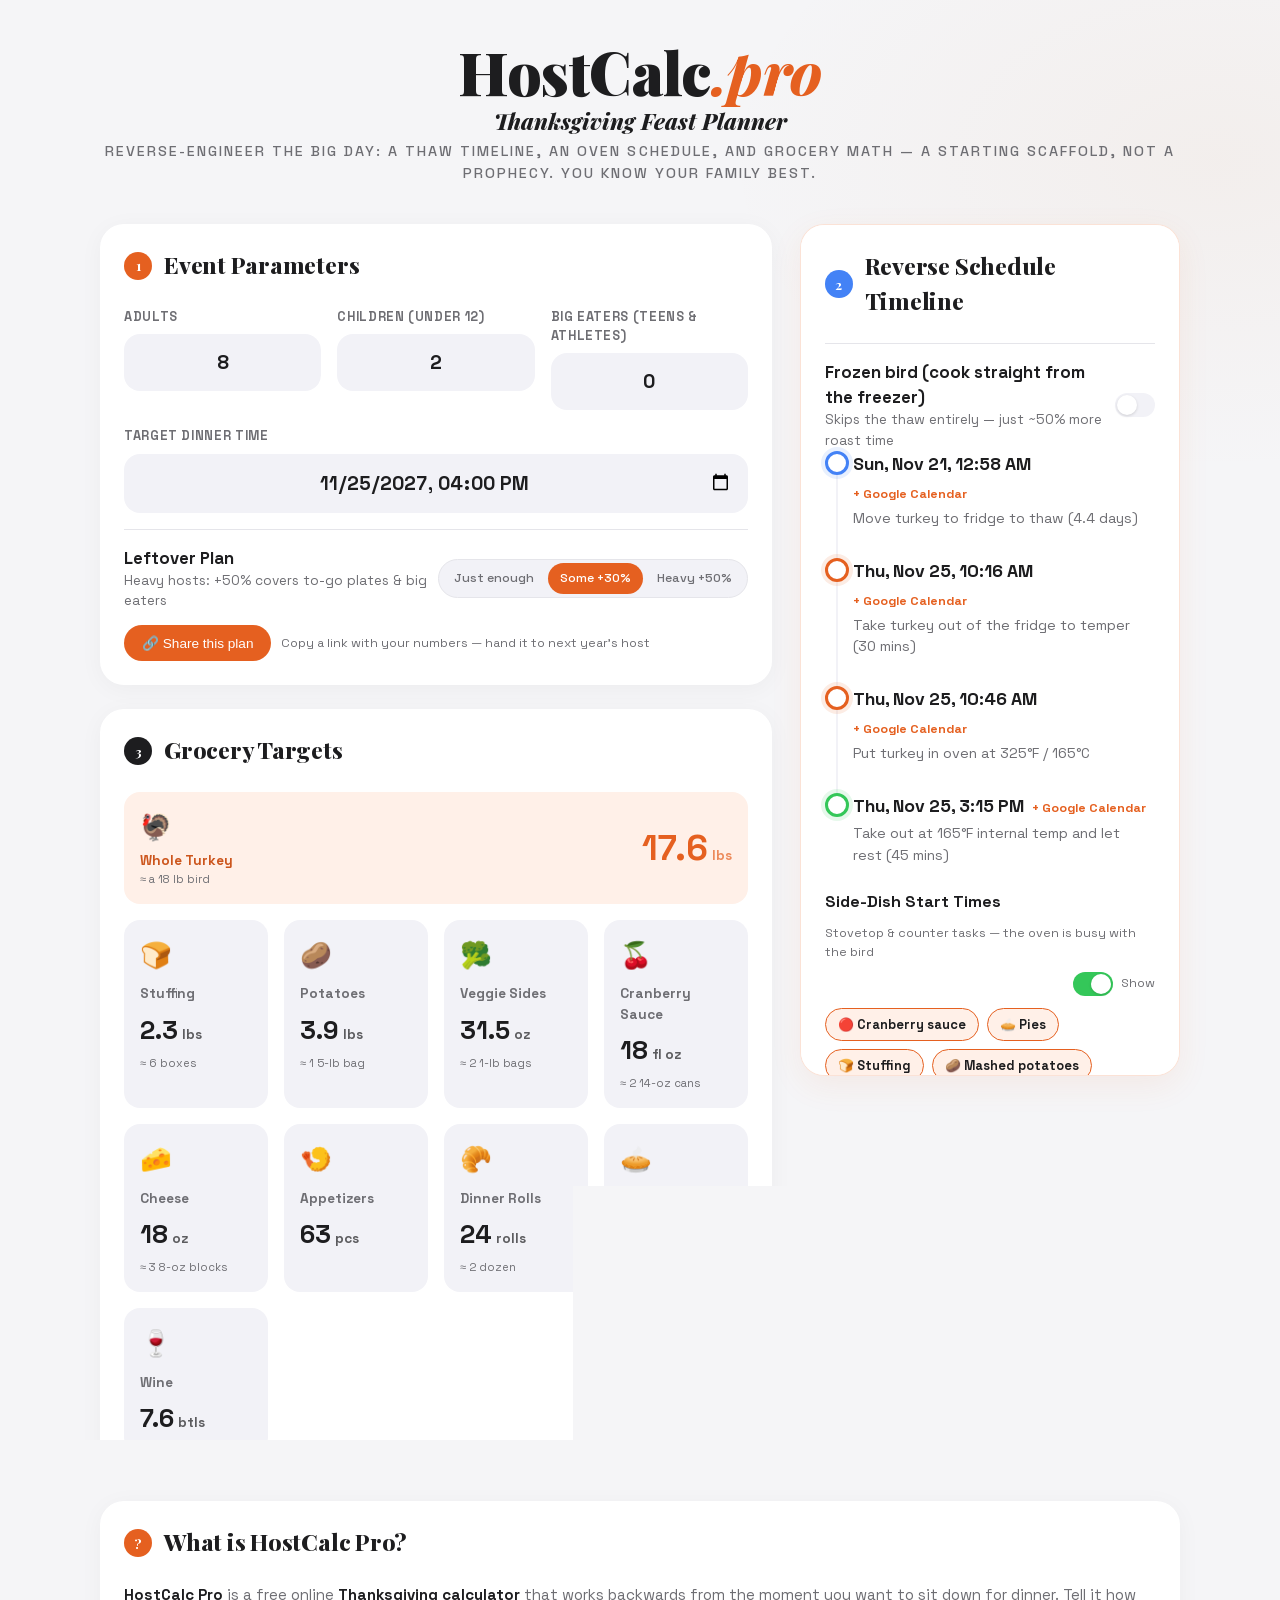
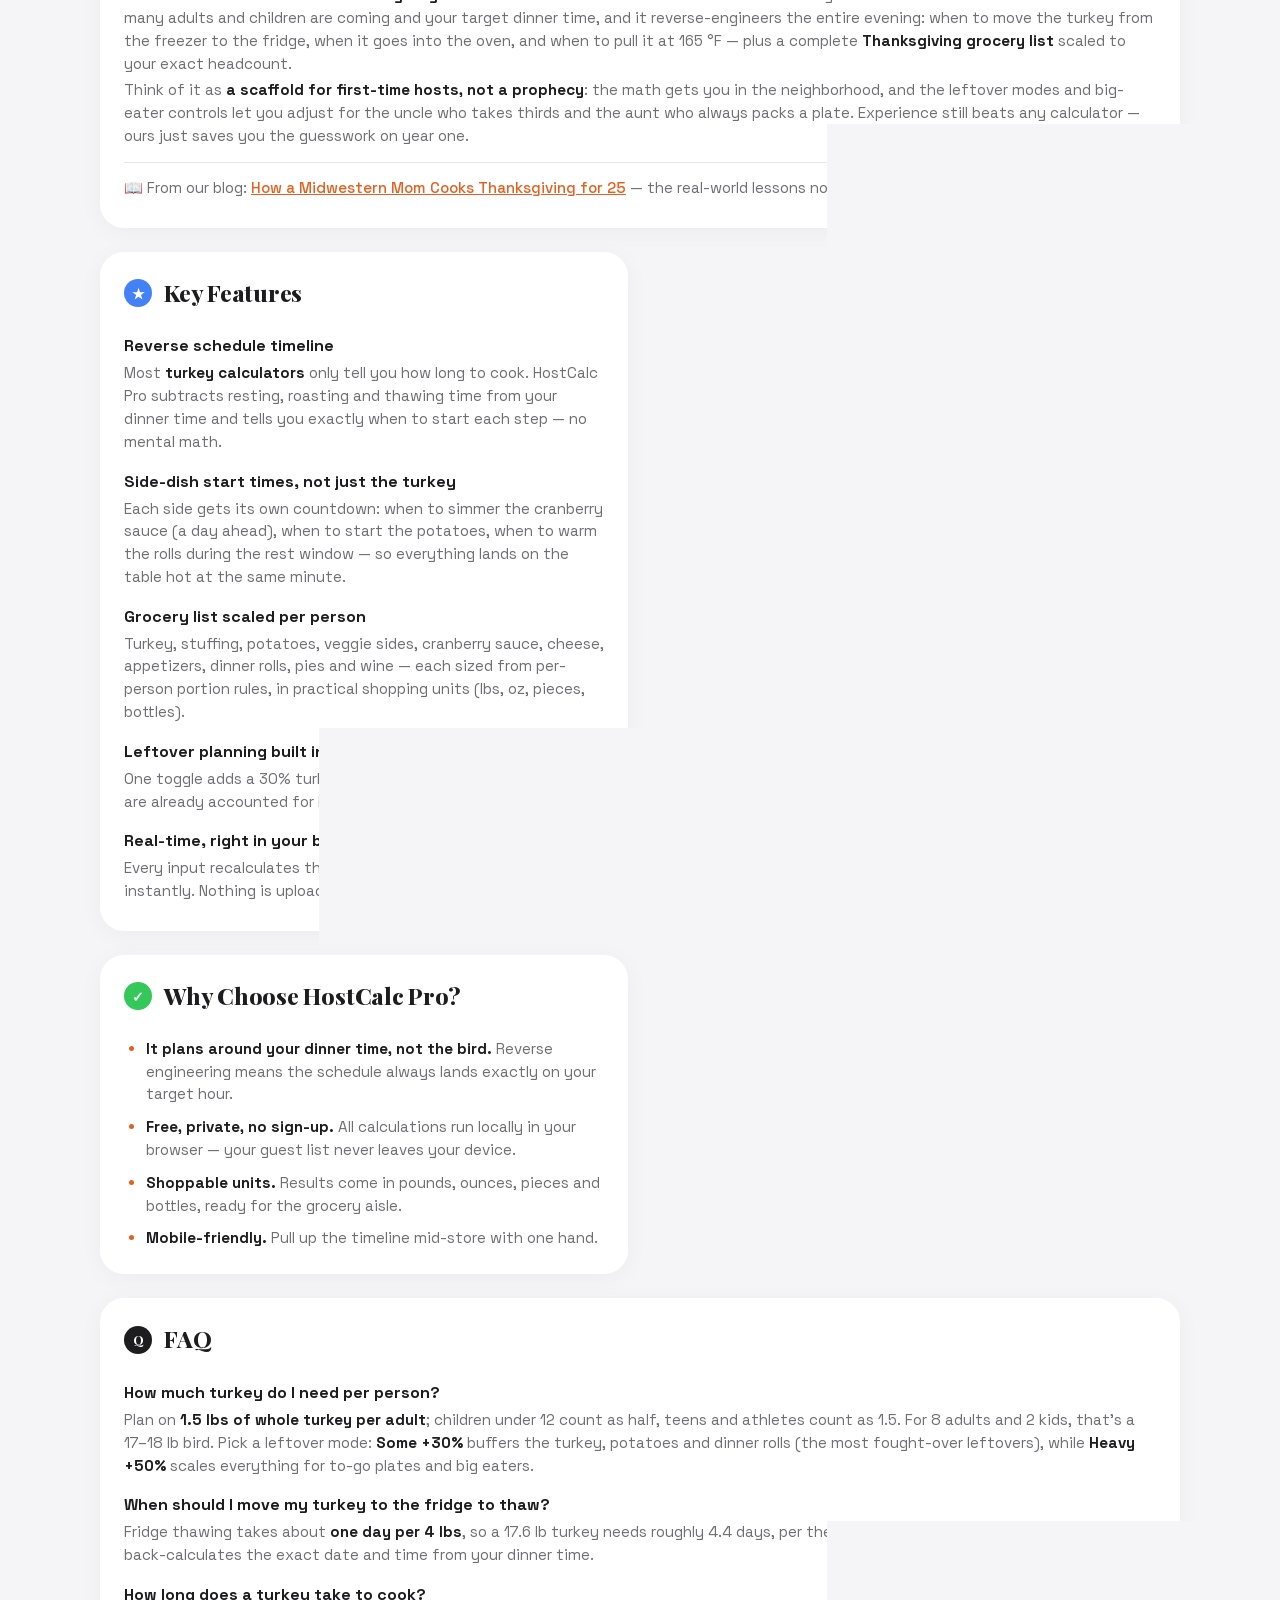
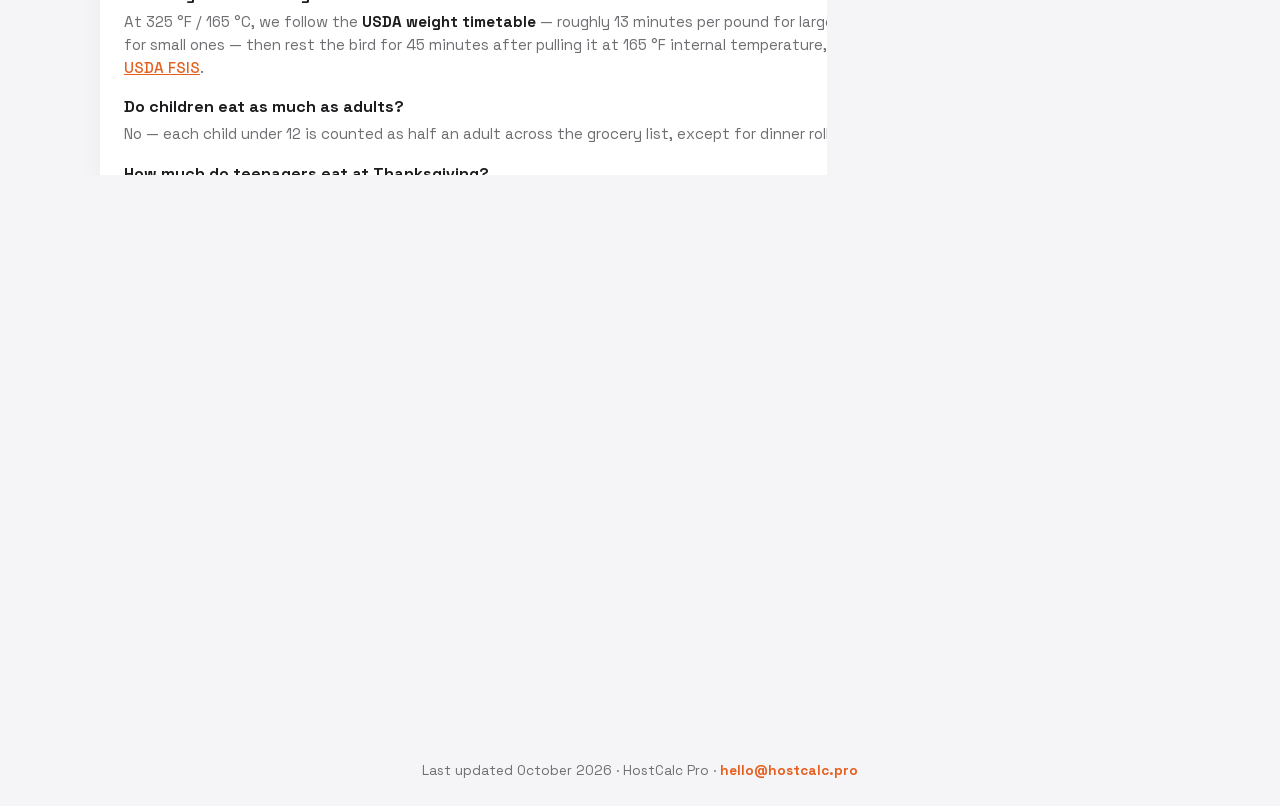
<file: index.html>
<!DOCTYPE html>
<html lang="en">
<head>
    <!-- Google tag (gtag.js) -->
    <script async src="https://www.googletagmanager.com/gtag/js?id=G-3Q0NK3CJDR"></script>
    <script>
        window.dataLayer = window.dataLayer || [];
        function gtag(){dataLayer.push(arguments);}
        gtag('js', new Date());

        gtag('config', 'G-3Q0NK3CJDR');
    </script>

    <meta charset="UTF-8">
    <meta name="viewport" content="width=device-width, initial-scale=1.0">
    <title>HostCalc Pro - Thanksgiving Feast Planner</title>

    <meta name="description" content="Thanksgiving calculator that works backwards from dinner time: your turkey thaw and oven schedule, plus a grocery list scaled to your guests — a smart starting point you then adjust to the people you know best.">
    <meta name="keywords" content="thanksgiving calculator, turkey calculator, how long to thaw a turkey, turkey thaw time, how long to cook a turkey, turkey cook time calculator, turkey size per person, thanksgiving grocery list, thanksgiving dinner planner, thanksgiving timeline, turkey leftovers">

    <meta property="og:title" content="HostCalc Pro - Thanksgiving Feast Planner">
    <meta property="og:description" content="Reverse-engineer your Thanksgiving: thaw timeline, oven schedule, and grocery quantities scaled to your guests — then pad for the big eaters and the to-go plates.">
    <meta property="og:type" content="website">
    <meta property="og:url" content="https://www.hostcalc.pro/">
    <meta property="og:site_name" content="HostCalc Pro">
    <meta property="og:image" content="https://www.hostcalc.pro/favicon-192.png">
    <meta property="og:image:alt" content="HostCalc Pro — Thanksgiving Feast Planner">
    <meta name="twitter:card" content="summary">
    <meta name="twitter:image" content="https://www.hostcalc.pro/favicon-192.png">
    <link rel="canonical" href="https://www.hostcalc.pro/">

    <link rel="icon" href="favicon-48.png" sizes="48x48">
    <link rel="icon" href="favicon-192.png" sizes="192x192">
    <link rel="icon" href="favicon.svg" type="image/svg+xml">

    <link rel="preload" href="fonts/nuFiD-vYSZviVYUb_rj3ij__anPXDTzYgEM86xQ.woff2" as="font" type="font/woff2" crossorigin>
    <link rel="preload" href="fonts/V8mDoQDjQSkFtoMM3T6r8E7mPbF4C_k3HqU.woff2" as="font" type="font/woff2" crossorigin>

    <script type="application/ld+json">
    {
        "@context": "https://schema.org",
        "@type": "WebApplication",
        "name": "HostCalc Pro",
        "alternateName": "Thanksgiving Feast Planner",
        "url": "https://www.hostcalc.pro/",
        "dateModified": "2026-10-10",
        "applicationCategory": "LifestyleApplication",
        "operatingSystem": "Any",
        "description": "Thanksgiving reverse schedule and grocery scale: enter guests and dinner time to get thaw, oven and rest milestones plus per-item grocery quantities.",
        "offers": { "@type": "Offer", "price": "0", "priceCurrency": "USD" },
        "featureList": [
            "Reverse-engineered cooking timeline (thaw, oven, rest)",
            "Grocery quantities scaled by adults and children",
            "Shareable plan links to hand the numbers to next year's host",
            "Leftover modes: +30% on turkey, potatoes and rolls, or +50% on everything for to-go plates"
        ]
    }
    </script>

    <script type="application/ld+json">
    {
        "@context": "https://schema.org",
        "@type": "FAQPage",
        "mainEntity": [
            {
                "@type": "Question",
                "name": "How much turkey do I need per person?",
                "acceptedAnswer": {
                    "@type": "Answer",
                    "text": "Plan on 1.5 lbs of whole turkey per adult; children under 12 count as half. For 8 adults and 2 kids, that's a 17–18 lb bird. Pick a leftover mode: Some adds 30% to the turkey, potatoes and dinner rolls (the most fought-over leftovers), while Heavy scales everything by 50% for to-go plates and big eaters."
                }
            },
            {
                "@type": "Question",
                "name": "When should I move my turkey to the fridge to thaw?",
                "acceptedAnswer": {
                    "@type": "Answer",
                    "text": "Fridge thawing takes about one day per 4 lbs, so a 17.6 lb turkey needs roughly 4.4 days. HostCalc Pro back-calculates the exact date and time from your dinner time."
                }
            },
            {
                "@type": "Question",
                "name": "How long does a turkey take to cook?",
                "acceptedAnswer": {
                    "@type": "Answer",
                    "text": "At 325°F / 165°C, follow the USDA weight timetable — roughly 13 minutes per pound for large birds (20+ lb) up to 22 minutes per pound for small ones. Then rest the bird for 45 minutes after pulling it at 165°F internal temperature."
                }
            },
            {
                "@type": "Question",
                "name": "Do children eat as much as adults?",
                "acceptedAnswer": {
                    "@type": "Answer",
                    "text": "No — each child under 12 is counted as half an adult across the grocery list, except for dinner rolls (one per child) and wine (adults only)."
                }
            },
            {
                "@type": "Question",
                "name": "How much do teenagers eat at Thanksgiving?",
                "acceptedAnswer": {
                    "@type": "Answer",
                    "text": "Count teens and athletes as big eaters — about 1.5 adults' worth of food each. Use the Big Eaters field (not the regular Adults box) so the food scales up without inflating the wine count."
                }
            },
            {
                "@type": "Question",
                "name": "Is my data stored anywhere?",
                "acceptedAnswer": {
                    "@type": "Answer",
                    "text": "Not on any server. HostCalc Pro is a single static page — every calculation runs in your browser and nothing is sent anywhere. The only thing saved is your latest plan, stored on your own device (localStorage) so you can reuse it next year or hand it over via the share link. Clearing your browser data removes it."
                }
            },
            {
                "@type": "Question",
                "name": "What portion sizes does the calculator use per person?",
                "acceptedAnswer": {
                    "@type": "Answer",
                    "text": "Per equivalent adult (children under 12 count as half, big eaters like teens and athletes count as 1.5): 1.5 lb whole turkey, 0.25 lb (4 oz) stuffing, 0.33 lb (about 150 g) potatoes, 3.5 oz veggie sides, 2 US fl oz cranberry sauce, 2 oz cheese, 7 pieces of appetizers, and one 9-inch pie per 6 people. Dinner rolls are 2 per adult (big eaters included) and 1 per child. Wine is 0.71 liters (about 24 fl oz) per regular adult only — big eaters and children don't add wine. Leftover modes: Some adds +30% to the turkey, potatoes and rolls; Heavy adds +50% to everything."
                }
            },
            {
                "@type": "Question",
                "name": "How does the reverse schedule work?",
                "acceptedAnswer": {
                    "@type": "Answer",
                    "text": "We subtract backwards from your dinner time: first pull the bird 45 minutes early to rest; before that, roast at 325°F following the USDA weight timetable (about 13 minutes per pound for a 20+ lb bird, up to 22 minutes per pound for small birds); and before that, fridge-thaw at one day per 4 lbs. The result is the exact date and time to move your turkey into the fridge."
                }
            },
            {
                "@type": "Question",
                "name": "How long does it take to thaw a turkey in cold water?",
                "acceptedAnswer": {
                    "@type": "Answer",
                    "text": "About 30 minutes per pound in cold water, changing the water every 30 minutes — a 15 lb bird takes roughly 7.5 hours. The fridge method (one day per 4 lbs) is safer and needs no babysitting, which is why HostCalc Pro schedules it by default."
                }
            }
        ]
    }
    </script>

    <script type="application/ld+json">
    {
        "@context": "https://schema.org",
        "@type": "HowTo",
        "name": "How to cook a Thanksgiving turkey",
        "description": "The five steps from freezer to table, scheduled backwards from your dinner time.",
        "totalTime": "PT4H30M",
        "step": [
            {
                "@type": "HowToStep",
                "position": 1,
                "name": "Thaw",
                "text": "Move the turkey from the freezer to the fridge one day per 4 lbs before roasting — a 16 lb bird needs 4 days."
            },
            {
                "@type": "HowToStep",
                "position": 2,
                "name": "Temper",
                "text": "Take the turkey out of the fridge about 30 minutes before roasting to take the chill off — it cooks more evenly from near room temperature."
            },
            {
                "@type": "HowToStep",
                "position": 3,
                "name": "Roast",
                "text": "Put the turkey into a 325°F / 165°C oven following the USDA weight timetable, roughly 13 to 22 minutes per pound depending on the bird's size. If the skin browns too fast, tent it loosely with foil."
            },
            {
                "@type": "HowToStep",
                "position": 4,
                "name": "Check temperature",
                "text": "Pull the turkey when the internal temperature reaches 165°F at the thickest part of the breast."
            },
            {
                "@type": "HowToStep",
                "position": 5,
                "name": "Rest",
                "text": "Let the turkey rest for 45 minutes before carving so the juices redistribute."
            }
        ]
    }
    </script>

    <script type="application/ld+json">
    {
        "@context": "https://schema.org",
        "@type": "WebSite",
        "name": "HostCalc Pro",
        "alternateName": "Thanksgiving Feast Planner",
        "url": "https://www.hostcalc.pro/",
        "inLanguage": "en"
    }
    </script>

    <script type="application/ld+json">
    {
        "@context": "https://schema.org",
        "@type": "Organization",
        "name": "HostCalc Pro",
        "url": "https://www.hostcalc.pro/",
        "logo": {
            "@type": "ImageObject",
            "url": "https://www.hostcalc.pro/favicon-192.png",
            "width": 192,
            "height": 192
        }
    }
    </script>

    
    <link rel="stylesheet" href="style.css">
</head>
<body>

    <div class="container">
        
        <header>
            <h1>HostCalc<span class="h1-accent">.pro</span> <span class="h1-keyword">Thanksgiving Feast Planner</span></h1>
            <p>Reverse-engineer the big day: a thaw timeline, an oven schedule, and grocery math — a starting scaffold, not a prophecy. You know your family best.</p>
        </header>

        <!-- Step 1: Parameters -->
        <section class="card" id="step-params">
            <h2 class="section-title">
                <span class="icon-badge">1</span> 
                Event Parameters
            </h2>
            
            <div class="input-grid">
                <div class="input-group">
                    <label class="input-label" for="adults">Adults</label>
                    <input type="number" id="adults" class="apple-input" value="8" min="1">
                </div>
                <div class="input-group">
                    <label class="input-label" for="children">Children (under 12)</label>
                    <input type="number" id="children" class="apple-input" value="2" min="0">
                </div>
                <div class="input-group">
                    <label class="input-label" for="big-eaters">Big Eaters (teens &amp; athletes)</label>
                    <input type="number" id="big-eaters" class="apple-input" value="0" min="0">
                </div>
            </div>

            <div class="input-group input-group-time">
                <label class="input-label" for="dinner-time">Target Dinner Time</label>
                <input type="datetime-local" id="dinner-time" class="apple-input" value="2026-11-26T16:00">
            </div>

            <div class="toggle-row">
                <div>
                    <span class="toggle-text">Leftover Plan</span>
                    <span class="toggle-subtext">Heavy hosts: +50% covers to-go plates &amp; big eaters</span>
                </div>
                <div class="segmented" role="radiogroup" aria-label="Leftover plan: none, 30 percent, or 50 percent buffer">
                    <label class="seg-item">
                        <input type="radio" name="leftovers" value="none">
                        <span>Just enough</span>
                    </label>
                    <label class="seg-item">
                        <input type="radio" name="leftovers" value="light" checked>
                        <span>Some +30%</span>
                    </label>
                    <label class="seg-item">
                        <input type="radio" name="leftovers" value="heavy">
                        <span>Heavy +50%</span>
                    </label>
                </div>
            </div>

            <div class="share-row">
                <button type="button" class="share-btn" id="share-plan">🔗 Share this plan</button>
                <span class="share-subtext">Copy a link with your numbers — hand it to next year's host</span>
            </div>

            <p class="serving-hint" id="restore-hint" hidden>
                👋 Welcome back! Last time you planned for <span id="restore-desc"></span> — <a href="#" id="restore-link">reuse that plan</a>?
            </p>
        </section>

        <!-- Step 2: Timeline -->
        <section class="card" id="step-timeline">
            <h2 class="section-title">
                <span class="icon-badge step-1">2</span>
                Reverse Schedule Timeline
            </h2>

            <div class="toggle-row toggle-row-frozen">
                <div>
                    <span class="toggle-text">Frozen bird (cook straight from the freezer)</span>
                    <span class="toggle-subtext">Skips the thaw entirely — just ~50% more roast time</span>
                </div>
                <label class="side-toggle">
                    <input type="checkbox" id="cook-frozen" aria-label="Cook the turkey straight from frozen">
                    <span class="side-toggle-track" aria-hidden="true"><span class="side-toggle-thumb"></span></span>
                </label>
            </div>

            <div class="timeline">
                <div class="timeline-item" id="item-thaw">
                    <div class="timeline-dot dot-1"></div>
                    <div class="timeline-date"><span id="time-thaw">Sun, Nov 22, 1:28 AM</span>
                        <a class="cal-link" id="gcal-thaw" href="#" target="_blank" rel="noopener">+ Google Calendar</a>
                    </div>
                    <div class="timeline-desc">Move turkey to fridge to thaw (<span id="days-thaw">4.4</span> days)
                    </div>

                </div>

                <div class="timeline-item" id="item-temper">
                    <div class="timeline-dot dot-2"></div>
                    <div class="timeline-date"><span id="time-temper">Thu, Nov 26, 10:16 AM</span>
                        <a class="cal-link" id="gcal-temper" href="#" target="_blank" rel="noopener">+ Google Calendar</a>
                    </div>
                    <div class="timeline-desc">Take turkey out of the fridge to temper (30 mins)
                    </div>

                </div>

                <div class="timeline-item">
                    <div class="timeline-dot dot-2"></div>
                    <div class="timeline-date"><span id="time-oven">Thu, Nov 26, 10:46 AM</span>
                        <a class="cal-link" id="gcal-oven" href="#" target="_blank" rel="noopener">+ Google Calendar</a>
                    </div>
                    <div class="timeline-desc">Put turkey in oven at 325°F / 165°C<span id="frozen-tag" hidden> — straight from the freezer, no thaw needed</span>
                    </div>

                </div>

                <div class="timeline-item">
                    <div class="timeline-dot dot-3"></div>
                    <div class="timeline-date"><span id="time-rest">Thu, Nov 26, 3:15 PM</span>
                        <a class="cal-link" id="gcal-rest" href="#" target="_blank" rel="noopener">+ Google Calendar</a>
                    </div>
                    <div class="timeline-desc">Take out at 165°F internal temp and let rest (45 mins)
                    </div>

                </div>
            </div>

            <div class="side-schedule-head">
                <h3>Side-Dish Start Times</h3>
                <span class="side-schedule-sub">Stovetop &amp; counter tasks — the oven is busy with the bird</span>
                <label class="side-toggle">
                    <input type="checkbox" id="side-visible" checked>
                    <span class="side-toggle-track" aria-hidden="true"><span class="side-toggle-thumb"></span></span>
                    <span class="side-toggle-label">Show</span>
                </label>
            </div>
            <div class="side-chips" id="side-chips"></div>
            <p class="side-empty" id="side-empty" hidden>No sides selected — tick the dishes you're making above to get their start times.</p>
            <ul class="side-schedule" id="side-schedule"></ul>

            <div class="cal-footer">
                <button type="button" class="btn-outline" id="ics-download">Download calendar file (.ics)</button>
                <span class="cal-hint">All 5 events with pop-up reminders — imports into Google, Apple or Outlook Calendar</span>
            </div>
        </section>

        <!-- Step 3: Groceries -->
        <section class="card" id="step-groceries">
            <h2 class="section-title">
                <span class="icon-badge neutral">3</span>
                Grocery Targets
            </h2>

            <div class="results-grid">
                
                <div class="grocery-card highlight">
                    <div>
                        <div class="g-icon">🦃</div>
                        <div class="g-name">Whole Turkey</div>
                        <div class="g-note" id="n-turkey"></div>
                    </div>
                    <div class="g-value"><span id="g-turkey">17.6</span> <span class="g-unit">lbs</span></div>
                </div>

                <div class="grocery-card">
                    <div class="g-icon">🍞</div>
                    <div class="g-name">Stuffing</div>
                    <div class="g-value"><span id="g-stuffing">2.3</span> <span class="g-unit">lbs</span></div>
                    <div class="g-note" id="n-stuffing"></div>
                </div>

                <div class="grocery-card">
                    <div class="g-icon">🥔</div>
                    <div class="g-name">Potatoes</div>
                    <div class="g-value"><span id="g-potatoes">3.0</span> <span class="g-unit">lbs</span></div>
                    <div class="g-note" id="n-potatoes"></div>
                </div>

                <div class="grocery-card">
                    <div class="g-icon">🥦</div>
                    <div class="g-name">Veggie Sides</div>
                    <div class="g-value"><span id="g-veggies">31.5</span> <span class="g-unit">oz</span></div>
                    <div class="g-note" id="n-veggies"></div>
                </div>

                <div class="grocery-card">
                    <div class="g-icon">🍒</div>
                    <div class="g-name">Cranberry Sauce</div>
                    <div class="g-value"><span id="g-cranberry">18</span> <span class="g-unit">fl oz</span></div>
                    <div class="g-note" id="n-cranberry"></div>
                </div>

                <div class="grocery-card">
                    <div class="g-icon">🧀</div>
                    <div class="g-name">Cheese</div>
                    <div class="g-value"><span id="g-cheese">18</span> <span class="g-unit">oz</span></div>
                    <div class="g-note" id="n-cheese"></div>
                </div>

                <div class="grocery-card">
                    <div class="g-icon">🍤</div>
                    <div class="g-name">Appetizers</div>
                    <div class="g-value"><span id="g-appetizers">63</span> <span class="g-unit">pcs</span></div>
                </div>

                <div class="grocery-card">
                    <div class="g-icon">🥐</div>
                    <div class="g-name">Dinner Rolls</div>
                    <div class="g-value"><span id="g-rolls">18</span> <span class="g-unit">rolls</span></div>
                    <div class="g-note" id="n-rolls"></div>
                </div>

                <div class="grocery-card">
                    <div class="g-icon">🥧</div>
                    <div class="g-name">9-inch Pies</div>
                    <div class="g-value"><span id="g-pies">2</span> <span class="g-unit">pies</span></div>
                </div>

                <div class="grocery-card">
                    <div class="g-icon">🍷</div>
                    <div class="g-name">Wine</div>
                    <div class="g-value"><span id="g-wine">7.6</span> <span class="g-unit">btls</span></div>
                </div>

            </div>

            <p class="serving-hint" id="turkey-breast-hint" hidden>
                🦃 Cooking for just 1–2? Skip the whole bird — a <strong>roast turkey breast</strong> (bone-in, ~0.75–1 lb per person) is easier, faster, and there's still plenty for sandwiches. A 3 lb breast feeds two with leftovers.
            </p>
            <p class="serving-hint" id="two-bird-hint" hidden>
                🦃 <strong>Birds over 24 lb are rare and cook unevenly.</strong> Consider <strong>two smaller turkeys</strong> <span id="two-bird-split"></span>, or one turkey plus a <strong>baked ham</strong> — smaller birds roast faster and more evenly, and a ham frees up oven space while everyone still gets white meat.
            </p>
        </section>

        <!-- SEO Content: What is → Key Features → How to Use → Why Choose → FAQ -->
        <div id="seo-content">

            <section class="card prose">
                <h2 class="section-title">
                    <span class="icon-badge">?</span>
                    What is HostCalc Pro?
                </h2>
                <p><strong>HostCalc Pro</strong> is a free online <strong>Thanksgiving calculator</strong> that works backwards from the moment you want to sit down for dinner. Tell it how many adults and children are coming and your target dinner time, and it reverse-engineers the entire evening: when to move the turkey from the freezer to the fridge, when it goes into the oven, and when to pull it at 165 °F — plus a complete <strong>Thanksgiving grocery list</strong> scaled to your exact headcount.</p>
                <p>Think of it as <strong>a scaffold for first-time hosts, not a prophecy</strong>: the math gets you in the neighborhood, and the leftover modes and big-eater controls let you adjust for the uncle who takes thirds and the aunt who always packs a plate. Experience still beats any calculator — ours just saves you the guesswork on year one.</p>
                <p class="blog-teaser">📖 From our blog: <a href="/blog/thanksgiving-for-25/">How a Midwestern Mom Cooks Thanksgiving for 25</a> — the real-world lessons no portion calculator can teach.</p>
            </section>

            <section class="card prose">
                <h2 class="section-title">
                    <span class="icon-badge step-1">★</span>
                    Key Features
                </h2>
                <h3>Reverse schedule timeline</h3>
                <p>Most <strong>turkey calculators</strong> only tell you how long to cook. HostCalc Pro subtracts resting, roasting and thawing time from your dinner time and tells you exactly when to start each step — no mental math.</p>
                <h3>Side-dish start times, not just the turkey</h3>
                <p>Each side gets its own countdown: when to simmer the cranberry sauce (a day ahead), when to start the potatoes, when to warm the rolls during the rest window — so everything lands on the table hot at the same minute.</p>
                <h3>Grocery list scaled per person</h3>
                <p>Turkey, stuffing, potatoes, veggie sides, cranberry sauce, cheese, appetizers, dinner rolls, pies and wine — each sized from per-person portion rules, in practical shopping units (lbs, oz, pieces, bottles).</p>
                <h3>Leftover planning built in</h3>
                <p>One toggle adds a 30% turkey buffer, so tomorrow's sandwiches are already accounted for before you buy the bird.</p>
                <h3>Real-time, right in your browser</h3>
                <p>Every input recalculates the timeline and grocery targets instantly. Nothing is uploaded, and there is nothing to sign up for.</p>
            </section>

            <section class="card prose">
                <h2 class="section-title">
                    <span class="icon-badge step-2">1</span>
                    How to Use
                </h2>
                <ol>
                    <li><strong>Enter your headcount</strong> — adults, plus children under 12 (counted as half portions).</li>
                    <li><strong>Set your target dinner time</strong> — it defaults to Thanksgiving dinner at 4:00 PM and snaps back to the nearest Thanksgiving if cleared.</li>
                    <li><strong>Toggle leftovers</strong> on or off, then read your reverse schedule and grocery targets. Everything updates live as you type.</li>
                </ol>
            </section>

            <section class="card prose">
                <h2 class="section-title">
                    <span class="icon-badge step-3">✓</span>
                    Why Choose HostCalc Pro?
                </h2>
                <ul>
                    <li><strong>It plans around your dinner time, not the bird.</strong> Reverse engineering means the schedule always lands exactly on your target hour.</li>
                    <li><strong>Free, private, no sign-up.</strong> All calculations run locally in your browser — your guest list never leaves your device.</li>
                    <li><strong>Shoppable units.</strong> Results come in pounds, ounces, pieces and bottles, ready for the grocery aisle.</li>
                    <li><strong>Mobile-friendly.</strong> Pull up the timeline mid-store with one hand.</li>
                </ul>
            </section>

            <section class="card prose">
                <h2 class="section-title">
                    <span class="icon-badge neutral">Q</span>
                    FAQ
                </h2>

                <h3>How much turkey do I need per person?</h3>
                <p>Plan on <strong>1.5 lbs of whole turkey per adult</strong>; children under 12 count as half, teens and athletes count as 1.5. For 8 adults and 2 kids, that's a 17–18 lb bird. Pick a leftover mode: <strong>Some +30%</strong> buffers the turkey, potatoes and dinner rolls (the most fought-over leftovers), while <strong>Heavy +50%</strong> scales everything for to-go plates and big eaters.</p>

                <h3>When should I move my turkey to the fridge to thaw?</h3>
                <p>Fridge thawing takes about <strong>one day per 4 lbs</strong>, so a 17.6 lb turkey needs roughly 4.4 days, per the <a href="https://www.fsis.usda.gov/food-safety/safe-food-handling-and-preparation/poultry/turkey-farm-table" target="_blank" rel="noopener">USDA safe thawing guide</a>. HostCalc Pro back-calculates the exact date and time from your dinner time.</p>

                <h3>How long does a turkey take to cook?</h3>
                <p>At 325 °F / 165 °C, we follow the <strong>USDA weight timetable</strong> — roughly 13 minutes per pound for large birds (20+ lb) up to 22 minutes per pound for small ones — then rest the bird for 45 minutes after pulling it at 165 °F internal temperature, the safe minimum recommended by the <a href="https://www.fsis.usda.gov/food-safety/safe-food-handling-and-preparation/poultry/turkey-basics-safe-cooking" target="_blank" rel="noopener">USDA FSIS</a>.</p>

                <h3>Do children eat as much as adults?</h3>
                <p>No — each child under 12 is counted as half an adult across the grocery list, except for dinner rolls (one per child) and wine (adults only).</p>

                <h3>How much do teenagers eat at Thanksgiving?</h3>
                <p>Count teens and athletes as <strong>big eaters</strong> — about 1.5 adults' worth of food each. Use the Big Eaters field (not the regular Adults box) so the food scales up without inflating the wine count.</p>

                <h3>Is my data stored anywhere?</h3>
                <p>Not on any server. HostCalc Pro is a single static page — every calculation runs in your browser and nothing is sent anywhere. The only thing saved is your latest plan, stored <strong>on your own device</strong> (browser localStorage) so you can reuse it next year or hand it over via the share link. Clearing your browser data removes it.</p>

                <h3>What portion sizes does the calculator use per person?</h3>
                <p>Per equivalent adult (children under 12 count as half, big eaters like teens and athletes count as 1.5): <strong>1.5 lb</strong> whole turkey, <strong>0.25 lb</strong> (4 oz) stuffing, <strong>0.33 lb</strong> (about 150 g) potatoes, <strong>3.5 oz</strong> veggie sides, <strong>2 fl oz</strong> cranberry sauce, <strong>2 oz</strong> cheese, <strong>7 pieces</strong> of appetizers, and one 9-inch pie per <strong>6 people</strong>. Dinner rolls are 2 per adult (big eaters included) and 1 per child. Wine is <strong>0.71 liters</strong> (about 24 fl oz) per regular adult only — big eaters and children don't add wine. Leftover modes: <strong>Some</strong> adds +30% to the turkey, potatoes and rolls; <strong>Heavy</strong> adds +50% to everything.</p>

                <h3>How does the reverse schedule work?</h3>
                <p>We subtract backwards from your dinner time: first pull the bird <strong>45 minutes</strong> early to rest; before that, roast at 325 °F following the <strong>USDA weight timetable</strong> (about 13 minutes per pound for a 20+ lb bird, up to 22 minutes per pound for small birds); and before that, fridge-thaw at <strong>one day per 4 lbs</strong>. The result is the exact date and time to move your turkey into the fridge.</p>

                <h3>How long does it take to thaw a turkey in cold water?</h3>
                <p>About <strong>30 minutes per pound</strong> in cold water, changing the water every 30 minutes — a 15 lb bird takes roughly 7.5 hours. The fridge method (one day per 4 lbs) is safer and needs no babysitting, which is why HostCalc Pro schedules it by default.</p>
            </section>

        </div>

        <footer class="site-footer">
            <p>Last updated October 2026 · HostCalc Pro · <a href="mailto:hello@hostcalc.pro">hello@hostcalc.pro</a></p>
        </footer>

    </div>

    <script src="calculator.js"></script>
    <script>
        document.addEventListener('DOMContentLoaded', () => {
            const { planFeast, practicalNotes, nearestThanksgiving, toInputValue, formatNum, formatDate,
                    buildGoogleCalendarUrl, buildICS, milestoneEvents, SIDE_SCHEDULE } = ThanksgivingPlanner;

            // 1. Map all interactive DOM elements
            const inputs = {
                adults: document.getElementById('adults'),
                children: document.getElementById('children'),
                bigEaters: document.getElementById('big-eaters'),
                time: document.getElementById('dinner-time')
            };
            const leftoverRadios = Array.from(document.querySelectorAll('input[name="leftovers"]'));
            const cookFrozenToggle = document.getElementById('cook-frozen');
            const frozenTag = document.getElementById('frozen-tag');
            const thawItem = document.getElementById('item-thaw');
            const temperItem = document.getElementById('item-temper');
            const icsHint = document.querySelector('.cal-hint');

            const outputs = {
                turkey: document.getElementById('g-turkey'),
                stuffing: document.getElementById('g-stuffing'),
                potatoes: document.getElementById('g-potatoes'),
                veggies: document.getElementById('g-veggies'),
                cranberry: document.getElementById('g-cranberry'),
                cheese: document.getElementById('g-cheese'),
                appetizers: document.getElementById('g-appetizers'),
                rolls: document.getElementById('g-rolls'),
                pies: document.getElementById('g-pies'),
                wine: document.getElementById('g-wine')
            };

            const noteEls = {
                turkey: document.getElementById('n-turkey'),
                stuffing: document.getElementById('n-stuffing'),
                potatoes: document.getElementById('n-potatoes'),
                veggies: document.getElementById('n-veggies'),
                cranberry: document.getElementById('n-cranberry'),
                cheese: document.getElementById('n-cheese'),
                rolls: document.getElementById('n-rolls')
            };

            const timeline = {
                thawDate: document.getElementById('time-thaw'),
                thawDays: document.getElementById('days-thaw'),
                temperDate: document.getElementById('time-temper'),
                ovenDate: document.getElementById('time-oven'),
                restDate: document.getElementById('time-rest')
            };

            const gcalLinks = {
                thaw: document.getElementById('gcal-thaw'),
                temper: document.getElementById('gcal-temper'),
                oven: document.getElementById('gcal-oven'),
                rest: document.getElementById('gcal-rest')
            };
            const icsButton = document.getElementById('ics-download');
            const breastHint = document.getElementById('turkey-breast-hint');
            const sideScheduleEl = document.getElementById('side-schedule');
            const sideChipsEl = document.getElementById('side-chips');
            const sideEmptyEl = document.getElementById('side-empty');
            const sideVisibleToggle = document.getElementById('side-visible');
            const twoBirdHint = document.getElementById('two-bird-hint');
            const twoBirdSplit = document.getElementById('two-bird-split');
            const shareButton = document.getElementById('share-plan');
            const restoreHint = document.getElementById('restore-hint');
            const restoreDesc = document.getElementById('restore-desc');
            const restoreLink = document.getElementById('restore-link');
            const STORAGE_KEY = 'hostcalc:last-plan';
            const SIDES_STORAGE_KEY = 'hostcalc:sides';

            // Latest plan, kept for the .ics download button
            let currentPlan = null;

            // 2'. Side-dish selection: which dishes to schedule (chips) and
            // whether the schedule is visible at all (toggle)
            let latestSides = [];
            let latestDinnerTime = null;
            const ALL_SIDE_KEYS = SIDE_SCHEDULE.map((s) => s.key);
            let sideSelection = new Set(ALL_SIDE_KEYS);

            const saveSidePrefs = () => {
                try {
                    localStorage.setItem(SIDES_STORAGE_KEY, JSON.stringify({
                        on: sideVisibleToggle.checked,
                        keys: Array.from(sideSelection)
                    }));
                } catch (err) { /* private mode / storage disabled */ }
            };

            // Build one chip per known side dish; unchecking removes it
            // from the schedule below
            for (const side of SIDE_SCHEDULE) {
                const label = document.createElement('label');
                label.className = 'side-chip';
                const box = document.createElement('input');
                box.type = 'checkbox';
                box.checked = true;
                box.dataset.sideKey = side.key;
                box.addEventListener('change', () => {
                    if (box.checked) sideSelection.add(side.key);
                    else sideSelection.delete(side.key);
                    renderSideSchedule();
                    saveSidePrefs();
                });
                const text = document.createElement('span');
                text.textContent = `${side.icon} ${side.name}`;
                label.append(box, text);
                sideChipsEl.appendChild(label);
            }

            // Day-before items get a weekday label, same-day items just the clock time
            const renderSideSchedule = () => {
                const selected = latestSides.filter((s) => sideSelection.has(s.key));
                sideEmptyEl.hidden = selected.length > 0;
                const sameDayFmt = new Intl.DateTimeFormat('en-US', { hour: 'numeric', minute: '2-digit' });
                sideScheduleEl.innerHTML = '';
                for (const side of selected) {
                    const isAhead = latestDinnerTime &&
                        side.startAt.getTime() < latestDinnerTime.getTime() - 20 * 60 * 60 * 1000;
                    const when = isAhead
                        ? new Intl.DateTimeFormat('en-US', { weekday: 'short', hour: 'numeric', minute: '2-digit' }).format(side.startAt)
                        : sameDayFmt.format(side.startAt);
                    const li = document.createElement('li');
                    li.innerHTML = `<span class="side-time">${when}</span>` +
                        `<span class="side-name">${side.icon} ${side.name}</span>` +
                        `<span class="side-action">${side.action}</span>`;
                    sideScheduleEl.appendChild(li);
                }
            };

            const applySideVisibility = () => {
                const visible = sideVisibleToggle.checked;
                sideChipsEl.hidden = !visible;
                sideScheduleEl.hidden = !visible;
                sideEmptyEl.hidden = !visible || sideScheduleEl.children.length > 0;
            };

            sideVisibleToggle.addEventListener('change', () => {
                applySideVisibility();
                saveSidePrefs();
            });

            const applySideParams = (on, keys) => {
                if (typeof on === 'boolean') sideVisibleToggle.checked = on;
                if (Array.isArray(keys)) {
                const valid = keys.filter((k) => ALL_SIDE_KEYS.includes(k));
                if (valid.length > 0 || keys.length === 0) sideSelection = new Set(valid);
                }
                sideChipsEl.querySelectorAll('input[type="checkbox"]').forEach((box) => {
                    box.checked = sideSelection.has(box.dataset.sideKey);
                });
                renderSideSchedule();
                applySideVisibility();
            };

            // 2. Core Calculation Engine (pure logic lives in calculator.js)
            const calculateAll = () => {
                // Fallback to the nearest Thanksgiving if input is cleared/invalid
                let targetDinnerTime = new Date(inputs.time.value);
                if (isNaN(targetDinnerTime.getTime())) {
                    targetDinnerTime = nearestThanksgiving();
                    inputs.time.value = toInputValue(targetDinnerTime);
                }

                const leftoverMode = leftoverRadios.find(r => r.checked)?.value || 'none';

                const { grocery, timeline: tl, sides } = planFeast({
                    adults: inputs.adults.value,
                    children: inputs.children.value,
                    bigEaters: inputs.bigEaters.value,
                    leftoverMode,
                    cookFromFrozen: cookFrozenToggle.checked,
                    dinnerTime: targetDinnerTime
                });

                // A. Groceries
                outputs.turkey.textContent = formatNum(grocery.turkeyLbs);
                outputs.stuffing.textContent = formatNum(grocery.stuffingLbs);
                outputs.potatoes.textContent = formatNum(grocery.potatoesLbs);
                outputs.veggies.textContent = formatNum(grocery.veggiesOz);
                outputs.cranberry.textContent = formatNum(grocery.cranberryFlOz);
                outputs.cheese.textContent = formatNum(grocery.cheeseOz);
                outputs.appetizers.textContent = formatNum(grocery.appetizers);
                outputs.rolls.textContent = grocery.rolls;
                outputs.pies.textContent = grocery.pies;
                outputs.wine.textContent = formatNum(grocery.wineBottles);

                // A''. Retail-unit hints (5-lb bags, 6-oz boxes, dozens...)
                const notes = practicalNotes(grocery);
                for (const key of Object.keys(noteEls)) noteEls[key].textContent = notes[key];

                // A'. Small-party tip: for 1-2 guests a turkey breast beats a whole bird
                const headcount = (parseInt(inputs.adults.value) || 0)
                    + (parseInt(inputs.bigEaters.value) || 0)
                    + (parseInt(inputs.children.value) || 0);
                breastHint.hidden = headcount > 2;

                // A''. Big-party tip: birds over 24 lb are rare and cook unevenly
                const overWeight = grocery.turkeyLbs > 24;
                twoBirdHint.hidden = !overWeight;
                twoBirdSplit.textContent = overWeight
                    ? `(about ${formatNum(grocery.turkeyLbs / 2)} lb each)`
                    : '';

                // D. Remember this plan for next year's host (you)
                try {
                    localStorage.setItem(STORAGE_KEY, JSON.stringify({
                        a: inputs.adults.value,
                        b: inputs.bigEaters.value,
                        c: inputs.children.value,
                        t: inputs.time.value,
                        l: leftoverRadios.find(r => r.checked)?.value || 'none',
                        f: cookFrozenToggle.checked ? '1' : '0'
                    }));
                } catch (err) { /* private mode / storage disabled */ }

            // B. Timeline
            timeline.restDate.textContent = formatDate(tl.restAt);
            timeline.ovenDate.textContent = formatDate(tl.ovenAt);
            // A frozen bird skips the thaw and temper milestones entirely
            thawItem.hidden = !!tl.frozen;
            temperItem.hidden = !!tl.frozen;
            frozenTag.hidden = !tl.frozen;
            if (tl.temperAt) timeline.temperDate.textContent = formatDate(tl.temperAt);
            if (tl.thawAt) {
                timeline.thawDate.textContent = formatDate(tl.thawAt);
                timeline.thawDays.textContent = formatNum(tl.thawDays);
            }

                // B'. Side-dish start times: remember the latest plan, then
                // (re)render only the dishes the user has selected
                latestSides = sides;
                latestDinnerTime = targetDinnerTime;
                renderSideSchedule();

                // C. Calendar links follow the current plan (keyed by uid —
                // thaw/temper drop out when roasting from frozen)
                const events = milestoneEvents({ grocery, timeline: tl }, targetDinnerTime);
                const byUid = Object.fromEntries(events.map((e) => [e.uid, e]));
                for (const key of Object.keys(gcalLinks)) {
                    const ev = byUid[key];
                    gcalLinks[key].hidden = !ev;
                    if (ev) gcalLinks[key].href = buildGoogleCalendarUrl(ev);
                }
                icsHint.textContent = `All ${events.length} events with pop-up reminders — imports into Google, Apple or Outlook Calendar`;
                currentPlan = { grocery, timeline: tl, dinnerTime: targetDinnerTime };
            };

            // 3. Attach Event Listeners for real-time reactivity
            leftoverRadios.forEach((r) => r.addEventListener('change', calculateAll));
            cookFrozenToggle.addEventListener('change', calculateAll);
            Object.values(inputs).forEach(inputElement => {
                inputElement.addEventListener('input', calculateAll);
                inputElement.addEventListener('change', calculateAll);
            });

            // .ics download: bundle all milestones (plus reminders) into one file
            icsButton.addEventListener('click', () => {
                if (!currentPlan) return;
                const events = milestoneEvents(
                    { grocery: currentPlan.grocery, timeline: currentPlan.timeline },
                    currentPlan.dinnerTime
                );
                const blob = new Blob([buildICS(events)], { type: 'text/calendar;charset=utf-8' });
                const url = URL.createObjectURL(blob);
                const link = document.createElement('a');
                link.href = url;
                link.download = 'thanksgiving-plan.ics';
                link.click();
                URL.revokeObjectURL(url);
            });

            // 4. "Ask the previous host": shared links + local memory
            const applyParams = (params) => {
                if (params.get('a')) inputs.adults.value = params.get('a');
                if (params.get('b')) inputs.bigEaters.value = params.get('b');
                if (params.get('c')) inputs.children.value = params.get('c');
                if (params.get('t')) inputs.time.value = params.get('t');
                if (params.has('f')) cookFrozenToggle.checked = params.get('f') === '1';
                const mode = params.get('l');
                if (mode) leftoverRadios.forEach(r => { r.checked = (r.value === mode); });
            };

            shareButton.addEventListener('click', async () => {
                const params = new URLSearchParams({
                    a: inputs.adults.value,
                    b: inputs.bigEaters.value,
                    c: inputs.children.value,
                    t: inputs.time.value,
                    l: leftoverRadios.find(r => r.checked)?.value || 'none'
                });
                // Side-dish choices travel with the link, but only when the
                // user deviates from the default (all dishes, visible)
                if (!sideVisibleToggle.checked) params.set('sv', '0');
                if (sideSelection.size !== ALL_SIDE_KEYS.length) {
                    // '-' = nothing selected (an empty value would be ambiguous)
                    params.set('s', sideSelection.size ? Array.from(sideSelection).join(',') : '-');
                }
                if (cookFrozenToggle.checked) params.set('f', '1');
                const url = `${location.origin}${location.pathname}?${params}`;
                try {
                    await navigator.clipboard.writeText(url);
                } catch (err) {
                    // Non-secure contexts: legacy clipboard fallback
                    const ta = document.createElement('textarea');
                    ta.value = url;
                    document.body.appendChild(ta);
                    ta.select();
                    document.execCommand('copy');
                    ta.remove();
                }
                shareButton.textContent = '✓ Link copied';
                setTimeout(() => { shareButton.textContent = '🔗 Share this plan'; }, 2000);
            });

            // Restore: a shared link wins; otherwise offer the locally saved plan
            const urlParams = new URLSearchParams(location.search);
            if (urlParams.has('s') || urlParams.has('sv')) {
                applySideParams(
                    urlParams.has('sv') ? urlParams.get('sv') !== '0' : undefined,
                    urlParams.has('s')
                        ? (urlParams.get('s') === '-' ? [] : urlParams.get('s').split(','))
                        : undefined
                );
            } else {
                try {
                    const savedSides = JSON.parse(localStorage.getItem(SIDES_STORAGE_KEY));
                    if (savedSides && (savedSides.on === false || Array.isArray(savedSides.keys))) {
                        applySideParams(savedSides.on !== false, savedSides.keys);
                    }
                } catch (err) { /* private mode / corrupt data */ }
            }
            if (urlParams.has('a') || urlParams.has('c') || urlParams.has('t') || urlParams.has('l') || urlParams.has('f')) {
                applyParams(urlParams);
            } else {
                try {
                    const saved = JSON.parse(localStorage.getItem(STORAGE_KEY));
                    if (saved && ((parseInt(saved.a) || 0) + (parseInt(saved.b) || 0) + (parseInt(saved.c) || 0)) > 0) {
                        const a = parseInt(saved.a) || 0;
                        const b = parseInt(saved.b) || 0;
                        const c = parseInt(saved.c) || 0;
                        const parts = [];
                        if (a) parts.push(`${a} adult${a === 1 ? '' : 's'}`);
                        if (b) parts.push(`${b} big eater${b === 1 ? '' : 's'}`);
                        if (c) parts.push(`${c} kid${c === 1 ? '' : 's'}`);
                        restoreDesc.textContent = parts.join(' + ');
                        restoreHint.hidden = false;
                        restoreLink.addEventListener('click', (e) => {
                            e.preventDefault();
                            applyParams(new URLSearchParams(saved));
                            restoreHint.hidden = true;
                            calculateAll();
                        });
                    }
                } catch (err) { /* private mode / corrupt data */ }
            }

            // Default the target time to the visitor's nearest Thanksgiving
            // (Canadian visitors: 2nd Monday of October; others: US 4th
            // Thursday of November), unless a shared link already set one.
            if (!urlParams.has('t')) {
                inputs.time.value = toInputValue(nearestThanksgiving());
            }

            // Initial calculation on load
            calculateAll();
        });
    </script>
</body>
</html>
</file>
<file: style.css>
@font-face {
  font-family: 'Playfair Display';
  font-style: italic;
  font-weight: 800;
  font-display: swap;
  src: url(fonts/nuFRD-vYSZviVYUb_rj3ij__anPXDTnCjmHKM4nYO7KN_iiUXtHA-X-uE0qEEw.woff2) format('woff2');
  unicode-range: U+0000-00FF, U+0131, U+0152-0153, U+02BB-02BC, U+02C6, U+02DA, U+02DC, U+0304, U+0308, U+0329, U+2000-206F, U+20AC, U+2122, U+2191, U+2193, U+2212, U+2215, U+FEFF, U+FFFD;
}

@font-face {
  font-family: 'Playfair Display';
  font-style: normal;
  font-weight: 700;
  font-display: swap;
  src: url(fonts/nuFiD-vYSZviVYUb_rj3ij__anPXDTzYgEM86xQ.woff2) format('woff2');
  unicode-range: U+0000-00FF, U+0131, U+0152-0153, U+02BB-02BC, U+02C6, U+02DA, U+02DC, U+0304, U+0308, U+0329, U+2000-206F, U+20AC, U+2122, U+2191, U+2193, U+2212, U+2215, U+FEFF, U+FFFD;
}

@font-face {
  font-family: 'Playfair Display';
  font-style: normal;
  font-weight: 800;
  font-display: swap;
  src: url(fonts/nuFiD-vYSZviVYUb_rj3ij__anPXDTzYgEM86xQ.woff2) format('woff2');
  unicode-range: U+0000-00FF, U+0131, U+0152-0153, U+02BB-02BC, U+02C6, U+02DA, U+02DC, U+0304, U+0308, U+0329, U+2000-206F, U+20AC, U+2122, U+2191, U+2193, U+2212, U+2215, U+FEFF, U+FFFD;
}

@font-face {
  font-family: 'Playfair Display';
  font-style: normal;
  font-weight: 900;
  font-display: swap;
  src: url(fonts/nuFiD-vYSZviVYUb_rj3ij__anPXDTzYgEM86xQ.woff2) format('woff2');
  unicode-range: U+0000-00FF, U+0131, U+0152-0153, U+02BB-02BC, U+02C6, U+02DA, U+02DC, U+0304, U+0308, U+0329, U+2000-206F, U+20AC, U+2122, U+2191, U+2193, U+2212, U+2215, U+FEFF, U+FFFD;
}

@font-face {
  font-family: 'Space Grotesk';
  font-style: normal;
  font-weight: 400;
  font-display: swap;
  src: url(fonts/V8mDoQDjQSkFtoMM3T6r8E7mPbF4C_k3HqU.woff2) format('woff2');
  unicode-range: U+0000-00FF, U+0131, U+0152-0153, U+02BB-02BC, U+02C6, U+02DA, U+02DC, U+0304, U+0308, U+0329, U+2000-206F, U+20AC, U+2122, U+2191, U+2193, U+2212, U+2215, U+FEFF, U+FFFD;
}

@font-face {
  font-family: 'Space Grotesk';
  font-style: normal;
  font-weight: 500;
  font-display: swap;
  src: url(fonts/V8mDoQDjQSkFtoMM3T6r8E7mPbF4C_k3HqU.woff2) format('woff2');
  unicode-range: U+0000-00FF, U+0131, U+0152-0153, U+02BB-02BC, U+02C6, U+02DA, U+02DC, U+0304, U+0308, U+0329, U+2000-206F, U+20AC, U+2122, U+2191, U+2193, U+2212, U+2215, U+FEFF, U+FFFD;
}

@font-face {
  font-family: 'Space Grotesk';
  font-style: normal;
  font-weight: 700;
  font-display: swap;
  src: url(fonts/V8mDoQDjQSkFtoMM3T6r8E7mPbF4C_k3HqU.woff2) format('woff2');
  unicode-range: U+0000-00FF, U+0131, U+0152-0153, U+02BB-02BC, U+02C6, U+02DA, U+02DC, U+0304, U+0308, U+0329, U+2000-206F, U+20AC, U+2122, U+2191, U+2193, U+2212, U+2215, U+FEFF, U+FFFD;
}

:root {
    /* Minimalist Base Colors */
    --color-bg: #F5F5F7;          /* Classic Apple light gray background */
    --color-surface: #FFFFFF;     /* Pure white for cards */
    --color-input-bg: #F2F2F7;    /* Borderless input background */
    
    /* Text Colors */
    --color-text-main: #1D1D1F;   /* Deep gray for primary text */
    --color-text-muted: #6E6E73;  /* Graphite gray — 4.7:1 on white, WCAG AA */
    --color-border: #E5E5EA;      /* Subtle borders */
    
    /* Thanksgiving Theme Accents */
    --color-primary: #E56020;         /* Pumpkin / Roast Orange */
    --color-primary-soft: #FFF0E8;    /* Soft Orange background */
    --color-primary-hover: #CC551C;   
    
    /* Timeline Step Colors */
    --color-step-1: #4382F6;      /* Thaw (Cold Blue) */
    --color-step-2: #E56020;      /* Oven (Hot Orange) */
    --color-step-3: #34C759;      /* Rest (Done Green) */
    
    /* Shadows & Radii */
    --shadow-card: 0 4px 24px rgba(0, 0, 0, 0.04);
    --shadow-hover: 0 10px 32px rgba(0, 0, 0, 0.08);
    --radius-card: 24px;
    --radius-input: 16px;
    
    /* Typography */
    --font-display: "Playfair Display", Georgia, "Times New Roman", serif;
    --font-sans: "Space Grotesk", -apple-system, BlinkMacSystemFont, "SF Pro Text", "Segoe UI", Roboto, Helvetica, Arial, sans-serif;
    --spacing-sm: 8px;
    --spacing-md: 16px;
    --spacing-lg: 24px;
}

* {
    box-sizing: border-box;
    margin: 0;
    padding: 0;
}

/* Protect the HTML hidden attribute from being overridden by display rules */
[hidden] { display: none !important; }

body {
    background-color: var(--color-bg);
    background-image:
        radial-gradient(640px 420px at 12% -8%, rgba(229, 96, 32, 0.07), transparent 65%),
        radial-gradient(820px 520px at 95% 4%, rgba(204, 130, 66, 0.06), transparent 60%),
        radial-gradient(700px 700px at 50% 118%, rgba(229, 96, 32, 0.05), transparent 65%);
    color: var(--color-text-main);
    font-family: var(--font-sans);
    -webkit-font-smoothing: antialiased;
    line-height: 1.5;
    padding: var(--spacing-lg) 16px;
}

.container {
    max-width: 680px;
    margin: 0 auto;
    display: flex;
    flex-direction: column;
    gap: var(--spacing-lg);
}

header {
    text-align: center;
    padding: var(--spacing-md) 0;
    /* LCP element animates transform only — opacity animations delay LCP */
    animation: header-rise 0.65s cubic-bezier(0.22, 1, 0.36, 1) both;
}

header h1 {
    font-family: var(--font-display);
    font-size: clamp(2.75rem, 6vw, 3.75rem);
    font-weight: 900;
    letter-spacing: -0.01em;
    line-height: 1.05;
    margin-bottom: 8px;
}

header h1 .h1-accent {
    font-style: italic;
    font-weight: 800;
    color: var(--color-primary);
}

/* Keyword line inside the H1 — smaller italic serif, editorial lockup */
header h1 .h1-keyword {
    display: block;
    font-style: italic;
    font-weight: 800;
    font-size: 0.38em;
    color: var(--color-text-main);
    margin-top: 6px;
    letter-spacing: 0;
}

header p {
    color: var(--color-text-muted);
    font-size: 0.85rem;
    font-weight: 500;
    text-transform: uppercase;
    letter-spacing: 0.14em;
}

@media (min-width: 1000px) {
    header p {
        font-size: 0.9rem;
    }
}

.card {
    background-color: var(--color-surface);
    border-radius: var(--radius-card);
    box-shadow: var(--shadow-card);
    padding: var(--spacing-lg);
    animation: rise-in 0.65s cubic-bezier(0.22, 1, 0.36, 1) both;
}

.section-title {
    font-family: var(--font-display);
    font-size: 1.45rem;
    font-weight: 800;
    letter-spacing: -0.01em;
    margin-bottom: var(--spacing-lg);
    display: flex;
    align-items: center;
    gap: 12px;
}

.icon-badge {
    background-color: var(--color-primary);
    color: var(--color-surface);
    width: 28px;
    height: 28px;
    border-radius: 50%;
    display: flex;
    align-items: center;
    justify-content: center;
    font-size: 0.85rem;
    font-weight: 700;
}

.icon-badge.step-1 { background-color: var(--color-step-1); }
.icon-badge.step-2 { background-color: var(--color-step-2); }
.icon-badge.step-3 { background-color: var(--color-step-3); }
.icon-badge.neutral { background-color: var(--color-text-main); }

.input-group-time {
    margin-top: 16px;
}

.input-grid {
    display: grid;
    grid-template-columns: repeat(auto-fit, minmax(160px, 1fr));
    gap: var(--spacing-md);
    margin-bottom: var(--spacing-md);
}

.input-group {
    display: flex;
    flex-direction: column;
    gap: 8px;
}

.input-label {
    font-size: 0.8rem;
    font-weight: 600;
    color: var(--color-text-muted);
    text-transform: uppercase;
    letter-spacing: 0.05em;
}

.apple-input {
    background-color: var(--color-input-bg);
    color: var(--color-text-main);
    border: 2px solid transparent;
    border-radius: var(--radius-input);
    padding: 14px;
    font-size: 1.2rem;
    font-weight: 600;
    text-align: center;
    font-family: inherit;
    transition: all 0.2s ease;
    width: 100%;
}

.apple-input:focus {
    outline: none;
    border-color: var(--color-primary);
    background-color: var(--color-surface);
    box-shadow: 0 0 0 4px rgba(229, 96, 32, 0.1);
}

input[type="number"]::-webkit-inner-spin-button,
input[type="number"]::-webkit-outer-spin-button {
    -webkit-appearance: none; margin: 0;
}

.toggle-row {
    display: flex;
    justify-content: space-between;
    align-items: center;
    padding-top: var(--spacing-md);
    margin-top: var(--spacing-md);
    border-top: 1px solid var(--color-border);
}

.toggle-text {
    font-weight: 600;
    font-size: 1.05rem;
}

.toggle-subtext {
    display: block;
    font-size: 0.85rem;
    color: var(--color-text-muted);
    font-weight: 400;
}

.segmented {
    display: inline-flex;
    gap: 2px;
    padding: 3px;
    background-color: var(--color-input-bg);
    border: 1px solid var(--color-border);
    border-radius: 999px;
}

.seg-item input {
    position: absolute;
    opacity: 0;
    pointer-events: none;
}

.seg-item span {
    display: inline-block;
    padding: 6px 12px;
    font-size: 0.78rem;
    font-weight: 500;
    color: var(--color-text-muted);
    border-radius: 999px;
    cursor: pointer;
    white-space: nowrap;
    transition: background-color 0.2s ease, color 0.2s ease;
}

.seg-item input:checked + span {
    background-color: var(--color-primary);
    color: #fff;
}

.seg-item input:focus-visible + span {
    outline: 2px solid var(--color-primary);
    outline-offset: 2px;
}

.timeline {
    position: relative;
    padding-left: 28px;
    display: flex;
    flex-direction: column;
    gap: 28px;
    max-height: 380px;
    overflow-y: auto;
    overscroll-behavior: contain;
    padding-right: 8px;
    scrollbar-width: thin;
    scrollbar-color: var(--color-border) transparent;
}

@media (min-width: 1000px) {
    .timeline {
        max-height: none;
        overflow-y: visible;
    }
}

.timeline::-webkit-scrollbar {
    width: 6px;
}

.timeline::-webkit-scrollbar-thumb {
    background: var(--color-border);
    border-radius: 3px;
}

/* The connector line is drawn per item (not on the scroll container) so it
   spans the full scrollable height instead of only the visible box */
.timeline-item::before {
    content: '';
    position: absolute;
    left: -17px;
    top: 24px;
    bottom: -28px;
    width: 2px;
    background-color: var(--color-input-bg);
}

.timeline-item:last-child::before {
    display: none;
}

.timeline-item {
    position: relative;
}

.timeline-dot {
    position: absolute;
    left: -28px;
    width: 24px;
    height: 24px;
    border-radius: 50%;
    background-color: var(--color-surface);
    border: 3px solid;
    z-index: 1;
}

.dot-1 { border-color: var(--color-step-1); box-shadow: 0 0 0 4px rgba(67, 130, 246, 0.12); }
.dot-2 { border-color: var(--color-step-2); box-shadow: 0 0 0 4px rgba(229, 96, 32, 0.12); }
.dot-3 { border-color: var(--color-step-3); box-shadow: 0 0 0 4px rgba(52, 199, 89, 0.12); }

.timeline-date {
    font-weight: 600;
    font-size: 1.1rem;
    color: var(--color-text-main);
    display: flex;
    align-items: baseline;
    gap: 8px;
    flex-wrap: wrap;
}

.timeline-desc {
    font-size: 0.9rem;
    color: var(--color-text-muted);
    margin-top: 4px;
}

.timeline-note {
    margin-top: 6px;
    padding: 8px 12px;
    border-radius: var(--radius-input);
    background: var(--color-primary-soft);
    font-size: 0.78rem;
    line-height: 1.45;
    color: var(--color-text-muted);
}

.timeline-note strong {
    color: var(--color-text-main);
}

.cal-link {
    font-size: 0.78rem;
    font-weight: 600;
    color: var(--color-step-2);
    text-decoration: none;
    white-space: nowrap;
}

.cal-link:hover {
    text-decoration: underline;
}

.cal-footer {
    display: flex;
    align-items: center;
    gap: 12px;
    flex-wrap: wrap;
    margin-top: 24px;
    padding-top: 16px;
    border-top: 1px solid var(--color-input-bg);
}

.btn-outline {
    appearance: none;
    font-family: inherit;
    font-size: 0.85rem;
    font-weight: 600;
    padding: 9px 16px;
    border: 1.5px solid var(--color-step-2);
    border-radius: 12px;
    background: transparent;
    color: var(--color-step-2);
    cursor: pointer;
    transition: background-color 0.2s ease, color 0.2s ease;
}

.btn-outline:hover {
    background-color: var(--color-step-2);
    color: #FFFFFF;
}

.cal-hint {
    font-size: 0.78rem;
    color: var(--color-text-muted);
}

.side-schedule-head {
    margin: 24px 0 8px;
    display: flex;
    align-items: baseline;
    gap: 10px;
    flex-wrap: wrap;
}

.side-schedule-head h3 {
    margin: 0;
    font-size: 1rem;
    font-weight: 600;
    color: var(--color-text-main);
}

.side-schedule-sub {
    font-size: 0.78rem;
    color: var(--color-text-muted);
}

/* Show/hide switch for the side-dish schedule */
.side-toggle {
    display: inline-flex;
    align-items: center;
    gap: 8px;
    cursor: pointer;
    margin-left: auto;
}

.side-toggle input {
    position: absolute;
    opacity: 0;
    width: 0;
    height: 0;
}

.side-toggle-track {
    position: relative;
    flex: none;
    width: 40px;
    height: 24px;
    border-radius: 12px;
    background: var(--color-input-bg);
    transition: background-color 0.2s ease;
}

.side-toggle-thumb {
    position: absolute;
    top: 2px;
    left: 2px;
    width: 20px;
    height: 20px;
    border-radius: 50%;
    background: var(--color-surface);
    box-shadow: 0 1px 3px rgba(0, 0, 0, 0.15);
    transition: transform 0.2s ease;
}

.side-toggle input:checked + .side-toggle-track {
    background: var(--color-step-3);
}

.side-toggle input:checked + .side-toggle-track .side-toggle-thumb {
    transform: translateX(16px);
}

.side-toggle input:focus-visible + .side-toggle-track {
    outline: 2px solid var(--color-step-3);
    outline-offset: 2px;
}

.side-toggle-label {
    font-size: 0.78rem;
    color: var(--color-text-muted);
}

/* Selectable side-dish chips */
.side-chips {
    display: flex;
    flex-wrap: wrap;
    gap: 8px;
    margin: 12px 0 16px;
}

.side-chip {
    position: relative;
}

.side-chip input {
    position: absolute;
    opacity: 0;
    width: 0;
    height: 0;
}

.side-chip span {
    display: inline-flex;
    align-items: center;
    gap: 6px;
    padding: 6px 12px;
    border-radius: 999px;
    border: 1.5px solid var(--color-border);
    background: var(--color-surface);
    font-size: 0.8rem;
    color: var(--color-text-muted);
    cursor: pointer;
    user-select: none;
    transition: border-color 0.2s ease, background-color 0.2s ease, color 0.2s ease;
}

.side-chip:hover span {
    border-color: var(--color-primary-hover);
}

.side-chip input:checked + span {
    border-color: var(--color-primary);
    background: var(--color-primary-soft);
    color: var(--color-text-main);
    font-weight: 600;
}

.side-chip input:focus-visible + span {
    outline: 2px solid var(--color-primary);
    outline-offset: 2px;
}

.side-empty {
    margin: 12px 0;
    padding: 8px 12px;
    border-radius: var(--radius-input);
    background: var(--color-input-bg);
    font-size: 0.78rem;
    color: var(--color-text-muted);
}

.side-schedule {
    list-style: none;
    margin: 0;
    padding: 0 8px 0 0;
    display: flex;
    flex-direction: column;
    max-height: 320px;
    overflow-y: auto;
    overscroll-behavior: contain;
    scrollbar-width: thin;
    scrollbar-color: var(--color-border) transparent;
}

.side-schedule::-webkit-scrollbar {
    width: 6px;
}

.side-schedule::-webkit-scrollbar-thumb {
    background: var(--color-border);
    border-radius: 3px;
}

.side-schedule li {
    display: grid;
    grid-template-columns: 84px minmax(120px, auto) 1fr;
    gap: 12px;
    align-items: baseline;
    padding: 8px 0;
    border-bottom: 1px solid var(--color-border);
    font-size: 0.85rem;
}

.side-schedule li:last-child {
    border-bottom: none;
}

.side-time {
    font-weight: 600;
    font-variant-numeric: tabular-nums;
    color: var(--color-primary);
}

.side-name {
    font-weight: 500;
    color: var(--color-text-main);
    white-space: nowrap;
}

.side-action {
    color: var(--color-text-muted);
}

@media (max-width: 560px) {
    .side-schedule li {
        grid-template-columns: 1fr;
        gap: 2px;
    }
}

.results-grid {
    display: grid;
    grid-template-columns: repeat(auto-fill, minmax(140px, 1fr));
    gap: 16px;
}

@media (min-width: 1000px) {
    .results-grid {
        grid-template-columns: repeat(auto-fill, minmax(130px, 1fr));
    }
}

.serving-hint {
    margin-top: 16px;
    padding: 12px 16px;
    border-radius: var(--radius-input);
    background: var(--color-primary-soft);
    color: var(--color-text-muted);
    font-size: 0.85rem;
    line-height: 1.5;
}

.serving-hint strong {
    color: var(--color-text-main);
}

/* Shared link treatment (blog prose, header back-link, in-card hints) */
.prose a,
header a,
.serving-hint a {
    color: var(--color-primary);
    font-weight: 500;
}

.share-row {
    margin-top: 14px;
    display: flex;
    align-items: center;
    gap: 10px;
    flex-wrap: wrap;
}

.share-btn {
    padding: 10px 18px;
    border: none;
    border-radius: 999px;
    background-color: var(--color-primary);
    color: #fff;
    font-size: 0.85rem;
    font-weight: 500;
    cursor: pointer;
    transition: background-color 0.2s ease;
}

.share-btn:hover {
    background-color: var(--color-primary-hover);
}

.share-subtext {
    font-size: 0.78rem;
    color: var(--color-text-muted);
}

/* Blog */
.blog-teaser {
    margin-top: 14px;
    padding-top: 14px;
    border-top: 1px solid var(--color-border);
    font-size: 0.88rem;
}

.blog-cta {
    display: inline-block;
    margin-top: 8px;
    padding: 12px 20px;
    border-radius: var(--radius-input);
    background-color: var(--color-primary);
    color: #fff !important;
    text-decoration: none;
    transition: background-color 0.2s ease;
}

.blog-cta:hover {
    background-color: var(--color-primary-hover);
}

.g-note {
    font-size: 0.7rem;
    color: var(--color-text-muted);
}

.grocery-card {
    background-color: var(--color-input-bg);
    border-radius: var(--radius-input);
    padding: 16px;
    display: flex;
    flex-direction: column;
    gap: 6px;
    transition: transform 0.2s ease, background-color 0.2s ease;
}

.grocery-card:hover {
    transform: translateY(-2px);
    background-color: #EBEBEF;
}

.grocery-card.highlight {
    grid-column: 1 / -1;
    background-color: var(--color-primary-soft);
    color: var(--color-primary);
    flex-direction: row;
    align-items: center;
    justify-content: space-between;
}

.grocery-card.highlight .g-name { color: var(--color-primary-hover); }
.grocery-card.highlight .g-value { color: var(--color-primary); font-size: 2.2rem; }

.g-icon { font-size: 1.6rem; margin-bottom: 4px; }
.g-name { font-size: 0.85rem; font-weight: 600; color: var(--color-text-muted); }
.g-value { font-size: 1.6rem; font-weight: 700; display: flex; align-items: baseline; gap: 4px;}
.g-unit { font-size: 0.85rem; font-weight: 600; opacity: 0.7; }

@media (max-width: 500px) {
    .input-grid { grid-template-columns: 1fr; }
    .results-grid { grid-template-columns: 1fr 1fr; }
    .grocery-card.highlight { flex-direction: column; align-items: flex-start; }
}

/* SEO content sections */
#seo-content {
    display: flex;
    flex-direction: column;
    gap: var(--spacing-lg);
}

.prose h3 {
    font-size: 1rem;
    font-weight: 600;
    color: var(--color-text-main);
    margin: 16px 0 4px;
}

.prose h3:first-of-type { margin-top: 0; }

.prose p {
    color: var(--color-text-muted);
    font-size: 0.95rem;
    margin-bottom: 4px;
}

.prose strong { color: var(--color-text-main); }

.prose ol, .prose ul {
    padding-left: 22px;
    display: grid;
    gap: 10px;
    color: var(--color-text-muted);
    font-size: 0.95rem;
}

.prose li::marker { color: var(--color-primary); font-weight: 700; }

/* Desktop: three-zone layout
   Left col  → params + groceries (主交互流)
   Right col → timeline sticky     (始终可见的时间线)
   Full row  → seo-content + footer
*/
@media (min-width: 1000px) {
    .container {
        max-width: 1080px;
        display: grid;
        grid-template-columns: 1fr 380px;
        grid-template-rows: auto auto auto auto auto;
        grid-template-areas:
            "header    header"
            "params    timeline"
            "groceries timeline"
            "seo       seo"
            "foot      foot";
        align-items: start;
        column-gap: 28px;
    }
    header        { grid-area: header; }
    #step-params  { grid-area: params; }
    #step-groceries { grid-area: groceries; }
    #seo-content  { grid-area: seo; }
    footer        { grid-area: foot; }

    #step-timeline {
        grid-area: timeline;
        align-self: start;
        position: sticky;
        top: 24px;
        border: 1px solid rgba(229, 96, 32, 0.18);
        box-shadow: 0 10px 32px rgba(229, 96, 32, 0.08);
        z-index: 0;
        /* timeline 不受 groceries 高度拉伸，只占自然高度 */
        max-height: calc(100vh - 48px);
        overflow-y: auto;
        overscroll-behavior: contain;
    }

    /* SEO prose 内容：两栏平铺，每栏合理宽度 */
    #seo-content {
        display: grid;
        grid-template-columns: 1fr 1fr;
        gap: var(--spacing-lg);
    }

    /* "What is" 和 FAQ 占满整行（内容较长） */
    #seo-content .card:first-child,
    #seo-content .card:last-child {
        grid-column: 1 / -1;
    }
}

/* Orchestrated page-load reveal: one staggered entrance instead of scattered micro-animations */
@keyframes rise-in {
    from { opacity: 0; transform: translateY(18px); }
    to { opacity: 1; transform: none; }
}

@keyframes header-rise {
    from { transform: translateY(18px); }
    to { transform: none; }
}

#step-params { animation-delay: 0.08s; }
#step-timeline { animation-delay: 0.18s; }
#step-groceries { animation-delay: 0.28s; }
#seo-content .card:nth-child(1) { animation-delay: 0.38s; }
#seo-content .card:nth-child(2) { animation-delay: 0.44s; }
#seo-content .card:nth-child(3) { animation-delay: 0.50s; }
#seo-content .card:nth-child(4) { animation-delay: 0.56s; }
#seo-content .card:nth-child(5) { animation-delay: 0.62s; }

@media (prefers-reduced-motion: reduce) {
    header, .card { animation: none; }
}

::selection {
    background-color: var(--color-primary);
    color: #FFFFFF;
}

/* Site footer — trust signals (last updated + contact) */
.site-footer {
    text-align: center;
    padding-top: var(--spacing-lg);
    color: var(--color-text-muted);
    font-size: 0.85rem;
}

.site-footer a {
    color: var(--color-primary);
    font-weight: 600;
    text-decoration: none;
}

.site-footer a:hover { text-decoration: underline; }
</file>
